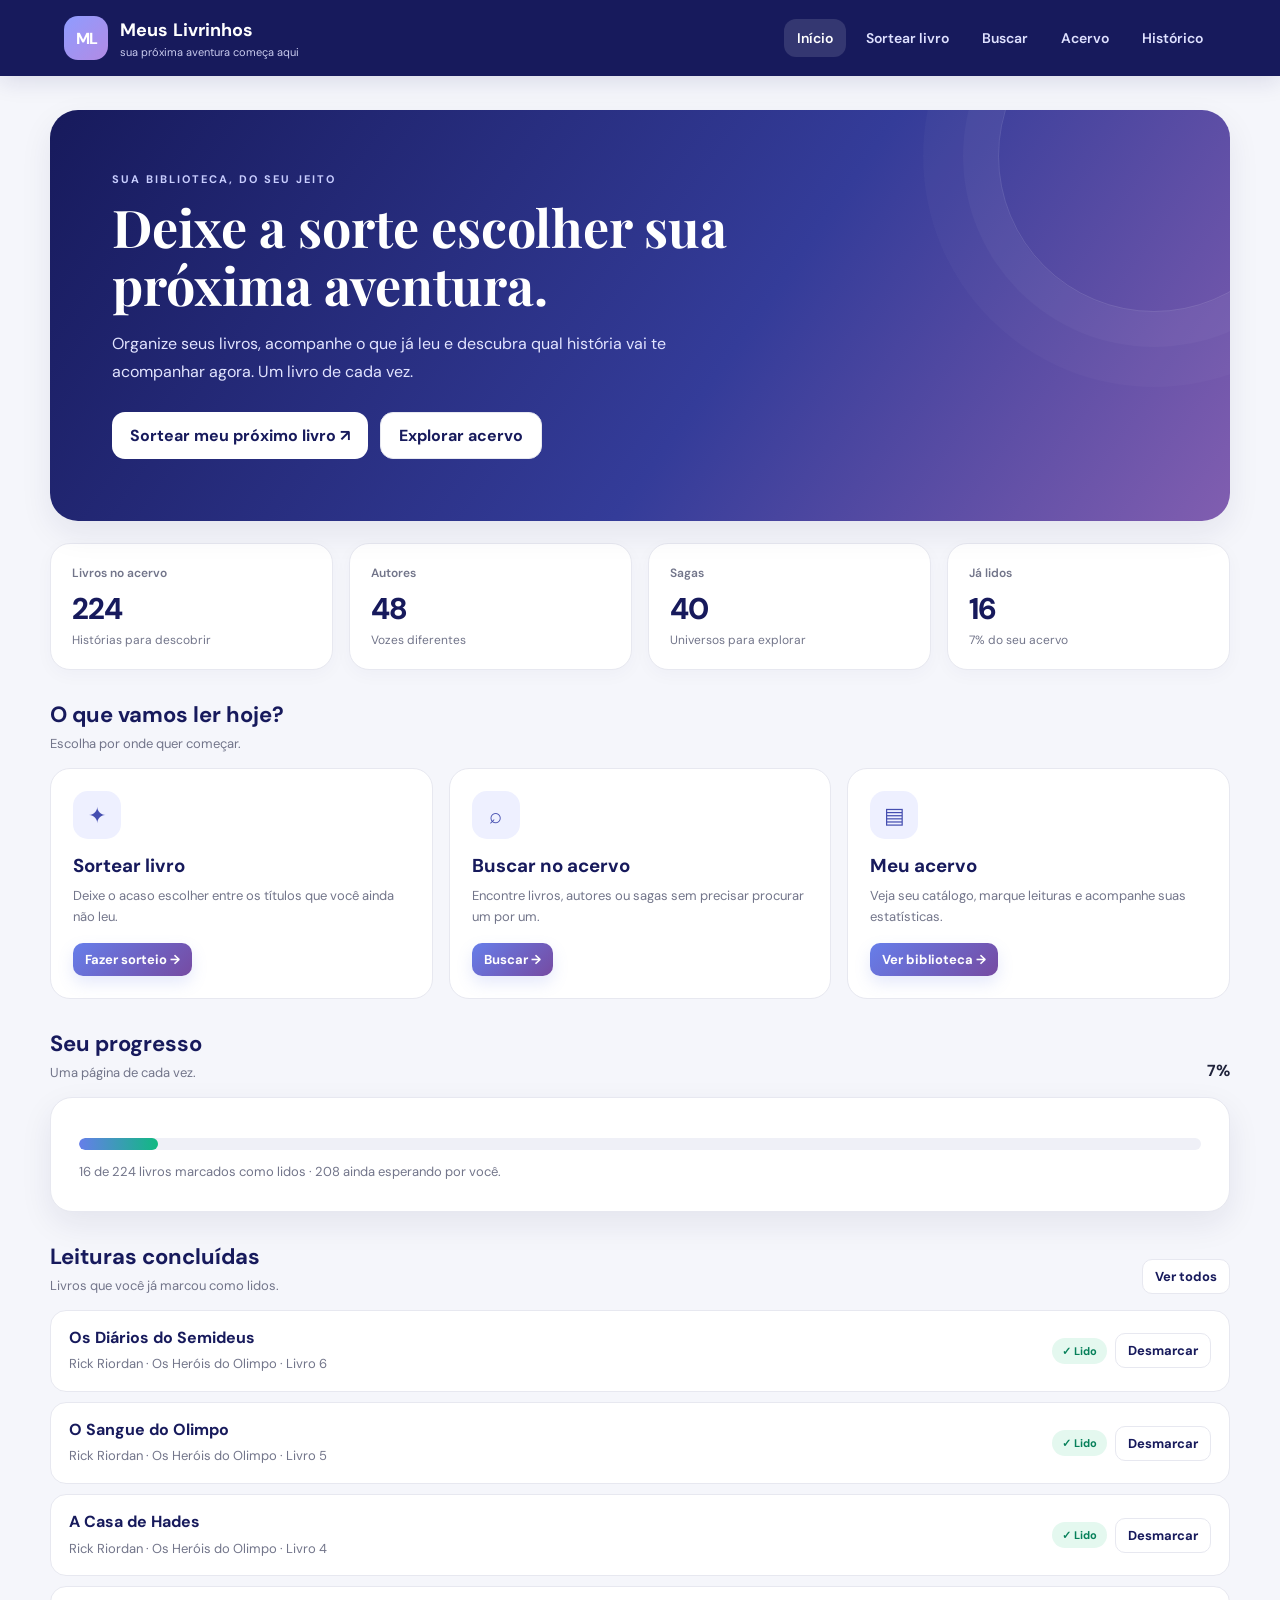
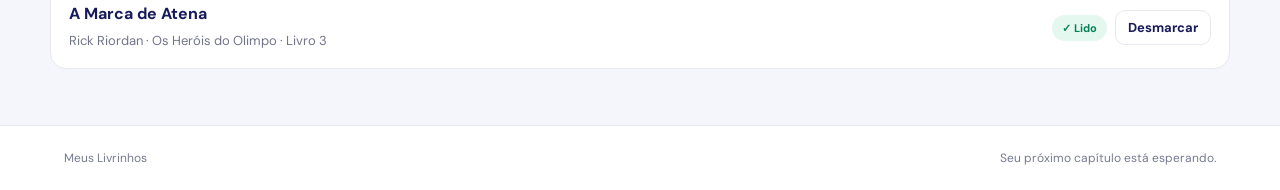
<file: index.html>
<!DOCTYPE html>
<html lang="pt-BR">
<head>
  <meta charset="UTF-8">
  <meta name="viewport" content="width=device-width, initial-scale=1">
  <meta name="theme-color" content="#171a5c">
  <meta name="description" content="Organize seu acervo literário e deixe a sorte escolher sua próxima leitura.">
  <title>Meus Livrinhos</title>
  <link rel="stylesheet" href="./static/style.css">
  <script src="./static/app.js" defer></script>
</head>
<body>
  <header class="site-header">
    <a class="brand" href="#/inicio" aria-label="Meus Livrinhos - início">
      <span class="brand-mark">ML</span>
      <span><strong>Meus Livrinhos</strong><small>sua próxima aventura começa aqui</small></span>
    </a>
    <button class="menu-toggle" id="menuToggle" aria-label="Abrir menu" aria-expanded="false">☰</button>
    <nav class="main-nav" id="mainNav">
      <a href="#/inicio" data-nav="inicio">Início</a>
      <a href="#/sortear" data-nav="sortear">Sortear livro</a>
      <a href="#/buscar" data-nav="buscar">Buscar</a>
      <a href="#/acervo" data-nav="acervo">Acervo</a>
      <a href="#/historico" data-nav="historico">Histórico</a>
    </nav>
  </header>
  <main id="app" class="page-shell">
    <section class="loading-panel"><span class="spinner"></span><p>Preparando sua biblioteca...</p></section>
  </main>
  <footer class="site-footer">
    <span>Meus Livrinhos</span>
    <span>Seu próximo capítulo está esperando.</span>
  </footer>
  <div id="toast" class="toast" role="status" aria-live="polite"></div>
</body>
</html>
</file>
<file: static/style.css>
@import url('https://fonts.googleapis.com/css2?family=DM+Sans:wght@400;500;600;700&family=Playfair+Display:wght@600;700&display=swap');

:root{--navy:#171a5c;--blue:#667eea;--purple:#764ba2;--ink:#20233b;--muted:#72758a;--paper:#f5f6fb;--white:#fff;--line:#e7e8f0;--green:#0d9b70;--red:#d94c58;--gold:#d58b16;--shadow:0 12px 32px rgba(24,29,82,.08)}
*{box-sizing:border-box}
html{scroll-behavior:smooth}
body{margin:0;background:var(--paper);color:var(--ink);font-family:"DM Sans",Arial,sans-serif;min-height:100vh}
a{color:inherit;text-decoration:none}
button,input,select{font:inherit}
button{cursor:pointer}
.site-header{background:var(--navy);color:#fff;padding:16px clamp(18px,5vw,72px);display:flex;align-items:center;justify-content:space-between;gap:24px;box-shadow:0 5px 22px #171a5c20;position:sticky;top:0;z-index:10}
.brand{display:flex;align-items:center;gap:12px;min-width:max-content}
.brand-mark{display:grid;place-items:center;width:44px;height:44px;border-radius:14px;background:linear-gradient(135deg,#8f9cff,#b28be4);font-weight:800;letter-spacing:-1px}
.brand strong{display:block;font-size:18px;letter-spacing:.1px}
.brand small{display:block;color:#c9cbee;font-size:11px;margin-top:3px}
.main-nav{display:flex;align-items:center;gap:7px;flex-wrap:wrap}
.main-nav a{color:#dfe1ff;padding:10px 13px;border-radius:12px;font-size:14px;font-weight:600;transition:.2s}
.main-nav a:hover,.main-nav a.active{background:#ffffff20;color:#fff}
.menu-toggle{display:none;border:1px solid #ffffff55;background:transparent;color:#fff;border-radius:10px;padding:8px 12px}
.page-shell{width:min(1180px,calc(100% - 36px));margin:34px auto 56px;min-height:65vh}
.site-footer{display:flex;justify-content:space-between;gap:16px;padding:24px clamp(18px,5vw,72px);color:#777b91;font-size:12px;border-top:1px solid var(--line);background:#fff}
.hero{position:relative;overflow:hidden;border-radius:28px;padding:clamp(28px,5vw,62px);color:#fff;background:linear-gradient(125deg,#171a5c 0%,#343c99 58%,#815eb0 100%);box-shadow:var(--shadow)}
.hero:after{content:"";position:absolute;width:310px;height:310px;border:1px solid #ffffff20;border-radius:50%;right:-80px;top:-110px;box-shadow:0 0 0 35px #ffffff08,0 0 0 75px #ffffff06}
.eyebrow{text-transform:uppercase;font-size:11px;letter-spacing:2px;font-weight:700;color:#c9ceff}
.hero h1,.page-heading h1{font-family:"Playfair Display",Georgia,serif;font-size:clamp(32px,5vw,52px);line-height:1.12;margin:12px 0 16px;max-width:680px}
.hero p{max-width:650px;color:#e2e4ff;line-height:1.75;margin:0 0 26px}
.hero-actions{display:flex;gap:12px;flex-wrap:wrap;position:relative;z-index:1}
.btn{border:0;border-radius:13px;padding:12px 18px;font-weight:700;display:inline-flex;align-items:center;justify-content:center;gap:8px;transition:transform .18s,box-shadow .18s;background:linear-gradient(135deg,var(--blue),var(--purple));color:#fff;box-shadow:0 7px 16px #667eea2c}
.btn:hover{transform:translateY(-2px);box-shadow:0 10px 20px #667eea35}
.btn-light{background:#fff;color:var(--navy);box-shadow:none}
.btn-outline{background:#fff;color:var(--navy);border:1px solid var(--line);box-shadow:none}
.btn-danger{background:#fff0f1;color:var(--red);box-shadow:none}
.btn-small{padding:8px 12px;border-radius:10px;font-size:13px}
.stats-grid{display:grid;grid-template-columns:repeat(4,minmax(0,1fr));gap:16px;margin:22px 0 30px}
.stat-card{background:#fff;border:1px solid var(--line);border-radius:20px;padding:21px;box-shadow:0 5px 18px #171a5c08}
.stat-label{color:var(--muted);font-size:12px;font-weight:600}
.stat-value{font-size:30px;font-weight:800;letter-spacing:-1px;margin-top:8px;color:var(--navy)}
.stat-note{font-size:12px;color:var(--muted);margin-top:4px}
.section-head{display:flex;justify-content:space-between;align-items:end;gap:16px;margin:30px 0 16px}
.section-head h2{margin:0;font-size:22px;color:var(--navy)}
.section-head p{margin:6px 0 0;color:var(--muted);font-size:13px}
.panel{background:#fff;border:1px solid var(--line);border-radius:22px;padding:clamp(18px,3vw,28px);box-shadow:var(--shadow);margin-bottom:20px}
.page-heading{margin-bottom:24px}
.page-heading h1{font-size:clamp(30px,4vw,42px);color:var(--navy);margin:8px 0}
.page-heading p{color:var(--muted);margin:0;line-height:1.6}
.quick-grid{display:grid;grid-template-columns:repeat(3,minmax(0,1fr));gap:16px}
.quick-card{background:#fff;border:1px solid var(--line);border-radius:20px;padding:22px;transition:.2s}
.quick-card:hover{transform:translateY(-3px);box-shadow:var(--shadow);border-color:#cdd2ff}
.quick-icon{width:48px;height:48px;display:grid;place-items:center;border-radius:15px;background:#eef0ff;color:#454eb0;font-size:22px;margin-bottom:14px}
.quick-card h3{margin:0 0 8px;color:var(--navy)}
.quick-card p{font-size:13px;line-height:1.6;color:var(--muted);margin:0 0 15px}
.toolbar{display:flex;gap:10px;flex-wrap:wrap;margin-bottom:18px}
.search-input,.field-input,.filter-select{width:100%;border:1px solid #dfe1eb;border-radius:12px;background:#fff;padding:12px 14px;outline:none;color:var(--ink)}
.search-input:focus,.field-input:focus,.filter-select:focus{border-color:var(--blue);box-shadow:0 0 0 3px #667eea18}
.search-wrap{flex:1;min-width:220px;position:relative}
.filter-select{width:auto;min-width:160px}
.book-list{display:grid;gap:10px}
.book-row{display:flex;align-items:center;justify-content:space-between;gap:18px;border:1px solid var(--line);border-radius:16px;padding:16px 18px;background:#fff;transition:.18s}
.book-row:hover{border-color:#cdd2ff;box-shadow:0 5px 15px #171a5c08}
.book-main{min-width:0;flex:1}
.book-title{font-weight:700;color:var(--navy);line-height:1.4;overflow-wrap:anywhere}
.book-meta{font-size:13px;color:var(--muted);margin-top:5px;line-height:1.6}
.book-actions{display:flex;align-items:center;gap:8px;flex-wrap:wrap;justify-content:flex-end}
.status{display:inline-flex;align-items:center;gap:6px;border-radius:30px;padding:6px 10px;font-size:11px;font-weight:700;white-space:nowrap}
.status.read{background:#e4f8ef;color:#07805a}
.status.unread{background:#fff2dc;color:#a66a09}
.tabs,.filters{display:flex;gap:8px;flex-wrap:wrap;margin:18px 0}
.tab,.filter-btn{border:1px solid var(--line);background:#fff;border-radius:12px;padding:10px 14px;color:#666b82;font-weight:700;font-size:13px}
.tab.active,.filter-btn.active{background:#eceeff;color:var(--navy);border-color:#cdd2ff}
.progress-track{height:12px;background:#eff0f7;border-radius:30px;overflow:hidden;margin:12px 0}
.progress-fill{height:100%;background:linear-gradient(90deg,#667eea,#10b981);border-radius:30px;transition:width .25s}
.stats-columns{display:grid;grid-template-columns:repeat(2,minmax(0,1fr));gap:18px}
.rank-row{margin:16px 0}
.rank-head{display:flex;justify-content:space-between;gap:12px;font-size:13px;margin-bottom:8px}
.rank-head span:last-child{color:var(--muted)}
.sort-box{text-align:center;padding:clamp(22px,5vw,48px)}
.sort-box .big-symbol{font-size:42px;margin-bottom:10px}
.sort-box h2{font-family:"Playfair Display",Georgia,serif;color:var(--navy);font-size:30px;margin:0 0 10px}
.sort-box p{color:var(--muted);line-height:1.6;max-width:570px;margin:0 auto 22px}
.result-book{background:linear-gradient(135deg,#f6f7ff,#f7f0ff);border:1px solid #e6e3ff;border-radius:20px;padding:25px;margin:22px 0}
.result-book h3{font-family:"Playfair Display",Georgia,serif;color:var(--navy);font-size:28px;margin:8px 0}
.result-book .author{color:var(--muted)}
.details-grid{display:grid;grid-template-columns:repeat(2,minmax(0,1fr));gap:12px;margin:20px 0}
.detail-item{background:#f8f9fd;border-radius:15px;padding:16px}
.detail-item span{display:block;font-size:11px;color:var(--muted);text-transform:uppercase;letter-spacing:1px;font-weight:700;margin-bottom:7px}
.detail-item strong{color:var(--navy)}
.table-wrap{overflow-x:auto}
table{width:100%;border-collapse:collapse;min-width:520px}
th{text-align:left;background:#f3f4fb;color:var(--navy);font-size:12px;padding:14px}
td{padding:14px;border-bottom:1px solid var(--line);font-size:13px;color:#5e6277}
.empty-state{text-align:center;padding:40px 20px;color:var(--muted)}
.empty-state strong{display:block;color:var(--navy);font-size:18px;margin-bottom:8px}
.form-grid{display:grid;grid-template-columns:repeat(2,minmax(0,1fr));gap:14px}
.form-group{display:flex;flex-direction:column;gap:7px}
.form-group label{font-size:12px;font-weight:700;color:#535771}
.form-group.full{grid-column:1/-1}
.form-help{font-size:12px;color:var(--muted);line-height:1.5}
.inline-note{padding:13px 15px;border-radius:12px;background:#f0f2ff;color:#4b4e86;font-size:13px;line-height:1.55;margin:14px 0}
.toast{position:fixed;bottom:22px;left:50%;transform:translate(-50%,20px);opacity:0;pointer-events:none;background:#20233b;color:#fff;padding:12px 18px;border-radius:12px;box-shadow:var(--shadow);transition:.2s;z-index:20;max-width:calc(100% - 30px);font-size:13px}
.toast.show{opacity:1;transform:translate(-50%,0)}
.loading-panel{text-align:center;padding:70px 20px;color:var(--muted)}
.spinner{display:inline-block;width:28px;height:28px;border:3px solid #e4e6f5;border-top-color:var(--blue);border-radius:50%;animation:spin .8s linear infinite}
@keyframes spin{to{transform:rotate(360deg)}}
@media(max-width:850px){.site-header{flex-wrap:wrap}.menu-toggle{display:block}.main-nav{display:none;width:100%;flex-direction:column;align-items:stretch}.main-nav.open{display:flex}.main-nav a{padding:12px}.stats-grid{grid-template-columns:repeat(2,minmax(0,1fr))}.quick-grid{grid-template-columns:1fr}.stats-columns{grid-template-columns:1fr}}
@media(max-width:560px){.page-shell{width:calc(100% - 22px);margin-top:18px}.site-header{padding:13px 16px}.brand strong{font-size:16px}.brand small{font-size:10px}.stats-grid{gap:9px}.stat-card{padding:15px}.stat-value{font-size:24px}.book-row{align-items:flex-start;flex-direction:column}.book-actions{justify-content:flex-start;width:100%}.filter-select{width:100%}.details-grid,.form-grid{grid-template-columns:1fr}.form-group.full{grid-column:auto}.hero{border-radius:20px}.site-footer{flex-direction:column}.section-head{align-items:flex-start;flex-direction:column}}
</file>
